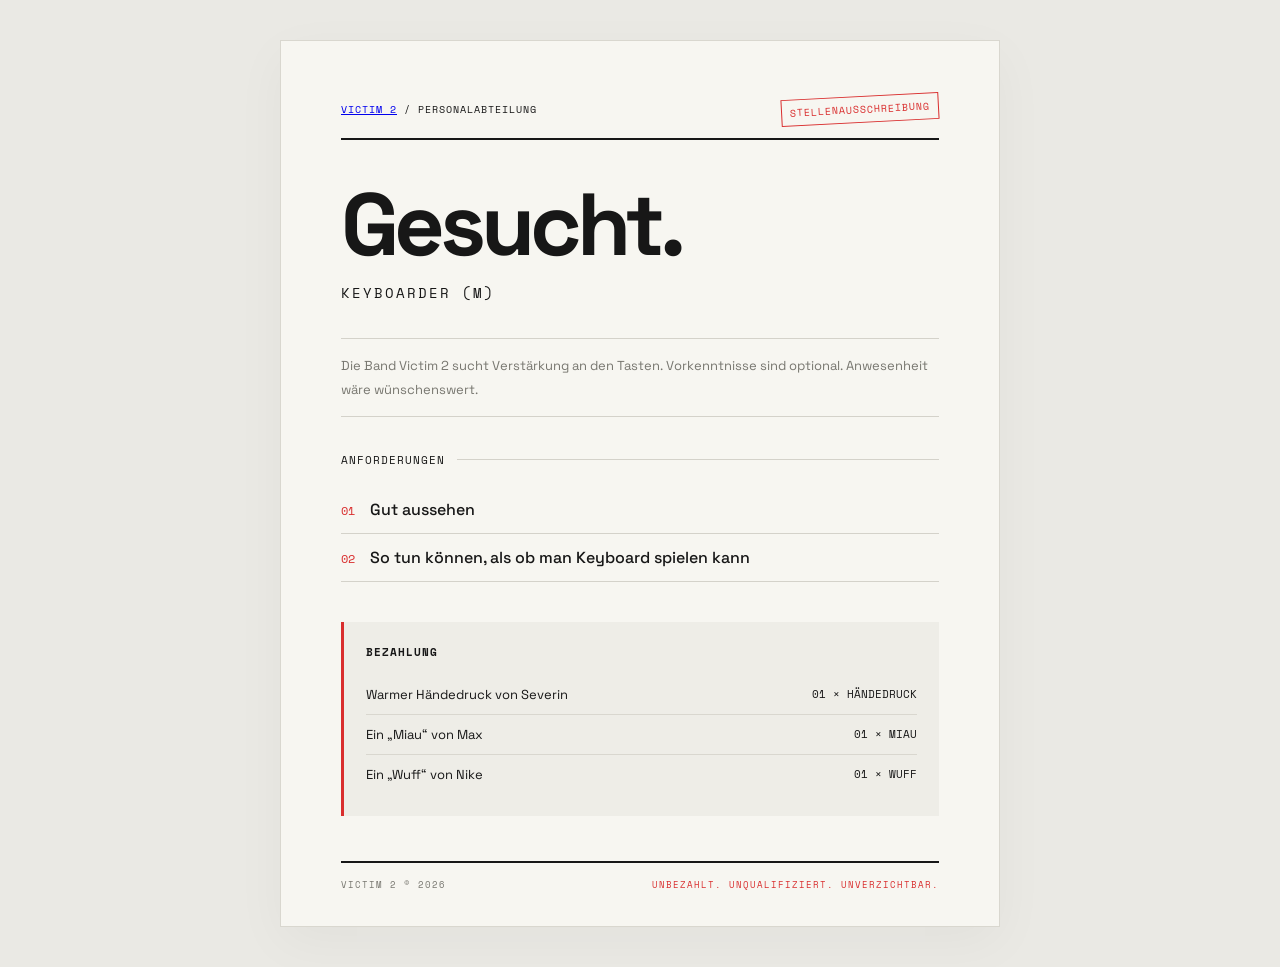
<file: job.html>
<!DOCTYPE html>
<html lang="de">
<head>
<meta charset="UTF-8">
<meta name="viewport" content="width=device-width, initial-scale=1.0">

<title>Victim 2 — Stellenausschreibung</title>

<style>
@import url('https://fonts.googleapis.com/css2?family=Space+Mono:wght@400;700&family=Space+Grotesk:wght@400;500;600;700&display=swap');

:root {
    --bg: #eae9e4;
    --paper: #f7f6f1;
    --ink: #171717;
    --red: #d92e2e;
    --muted: #77766f;
    --line: #d4d2ca;
}

* {
    margin: 0;
    padding: 0;
    box-sizing: border-box;
}

body {
    min-height: 100vh;
    padding: 40px 20px;
    background: var(--bg);
    color: var(--ink);
    font-family: 'Space Grotesk', sans-serif;
}

/* Papier */

.page {
    position: relative;
    max-width: 720px;
    margin: 0 auto;
    padding: 55px 60px 35px;
    background: var(--paper);
    border: 1px solid #d9d7cf;
    box-shadow: 0 15px 50px #0000000a;
}

/* Kopfzeile */

.top {
    display: flex;
    justify-content: space-between;
    align-items: center;
    padding-bottom: 15px;
    border-bottom: 2px solid var(--ink);
    font-family: 'Space Mono', monospace;
    font-size: 10px;
    letter-spacing: 1px;
    text-transform: uppercase;
}

.stamp {
    color: var(--red);
    border: 1px solid var(--red);
    padding: 5px 8px;
    transform: rotate(-3deg);
}

/* Titel */

h1 {
    margin-top: 45px;
    font-size: clamp(55px, 10vw, 88px);
    line-height: 0.9;
    letter-spacing: -5px;
    font-weight: 700;
}

.subtitle {
    margin-top: 18px;
    font-family: 'Space Mono', monospace;
    font-size: 14px;
    letter-spacing: 2px;
    text-transform: uppercase;
}

.intro {
    margin-top: 35px;
    padding: 15px 0;
    border-top: 1px solid var(--line);
    border-bottom: 1px solid var(--line);
    font-size: 13px;
    line-height: 1.8;
    color: var(--muted);
}

/* Abschnitte */

section {
    margin-top: 35px;
}

.section-title {
    display: flex;
    align-items: center;
    gap: 12px;
    margin-bottom: 18px;
    font-family: 'Space Mono', monospace;
    font-size: 11px;
    letter-spacing: 1px;
    text-transform: uppercase;
}

.section-title::after {
    content: "";
    flex: 1;
    height: 1px;
    background: var(--line);
}

/* Anforderungen */

ul {
    list-style: none;
}

li {
    display: flex;
    gap: 15px;
    padding: 13px 0;
    border-bottom: 1px solid var(--line);
    font-size: 16px;
    font-weight: 500;
    transition: padding-left 0.2s ease;
}

li:hover {
    padding-left: 7px;
}

.number {
    color: var(--red);
    font-family: 'Space Mono', monospace;
    font-size: 12px;
    padding-top: 3px;
}

/* Bezahlung */

.payment {
    margin-top: 40px;
    padding: 22px;
    background: #eeede7;
    border-left: 3px solid var(--red);
}

.payment h2 {
    margin-bottom: 15px;
    font-family: 'Space Mono', monospace;
    font-size: 11px;
    letter-spacing: 1px;
    text-transform: uppercase;
}

.reward {
    display: flex;
    justify-content: space-between;
    align-items: center;
    gap: 15px;
    padding: 11px 0;
    border-bottom: 1px solid #d9d7cf;
    font-size: 13px;
}

.reward:last-child {
    border-bottom: none;
}

.reward span:last-child {
    font-family: 'Space Mono', monospace;
    font-size: 11px;
    text-align: right;
    white-space: nowrap;
}

/* Fußzeile */

footer {
    display: flex;
    justify-content: space-between;
    gap: 15px;
    margin-top: 45px;
    padding-top: 15px;
    border-top: 2px solid var(--ink);
    color: var(--muted);
    font-family: 'Space Mono', monospace;
    font-size: 9px;
    letter-spacing: 1px;
}

footer span:last-child {
    color: var(--red);
}

/* Mobile */

@media (max-width: 500px) {
    body {
        padding: 15px 10px;
    }

    .page {
        padding: 30px 22px 25px;
    }

    h1 {
        letter-spacing: -3px;
    }

    .reward {
        align-items: flex-start;
        flex-direction: column;
        gap: 5px;
    }

    .reward span:last-child {
        text-align: left;
    }

    footer {
        flex-direction: column;
        gap: 8px;
    }
}
</style>
</head>

<body>

<main class="page">

    <header class="top">
        <span><a href="/">Victim 2</a> / Personalabteilung</span>
        <span class="stamp">Stellenausschreibung</span>
    </header>

    <h1>Gesucht.</h1>

    <div class="subtitle">
        Keyboarder (m)
    </div>

    <div class="intro">
        Die Band Victim 2 sucht Verstärkung an den Tasten.
        Vorkenntnisse sind optional. Anwesenheit wäre wünschenswert.
    </div>

    <section>
        <div class="section-title">
            Anforderungen
        </div>

        <ul>
            <li title="Nach Nike's definition hot sein">
                <span class="number">01</span>
                <span>Gut aussehen</span>
            </li>

            <li>
                <span class="number">02</span>
                <span>So tun können, als ob man Keyboard spielen kann</span>
            </li>
        </ul>
    </section>

    <div class="payment">

        <h2>Bezahlung</h2>

        <div class="reward">
            <span>Warmer Händedruck von Severin</span>
            <span>01 × HÄNDEDRUCK</span>
        </div>

        <div class="reward">
            <span>Ein „Miau“ von Max</span>
            <span>01 × MIAU</span>
        </div>

        <div class="reward">
            <span>Ein „Wuff“ von Nike</span>
            <span>01 × WUFF</span>
        </div>

    </div>

    <footer>
        <span>VICTIM 2 © 2026</span>
        <span>UNBEZAHLT. UNQUALIFIZIERT. UNVERZICHTBAR.</span>
    </footer>

</main>

</body>
</html>
</file>
